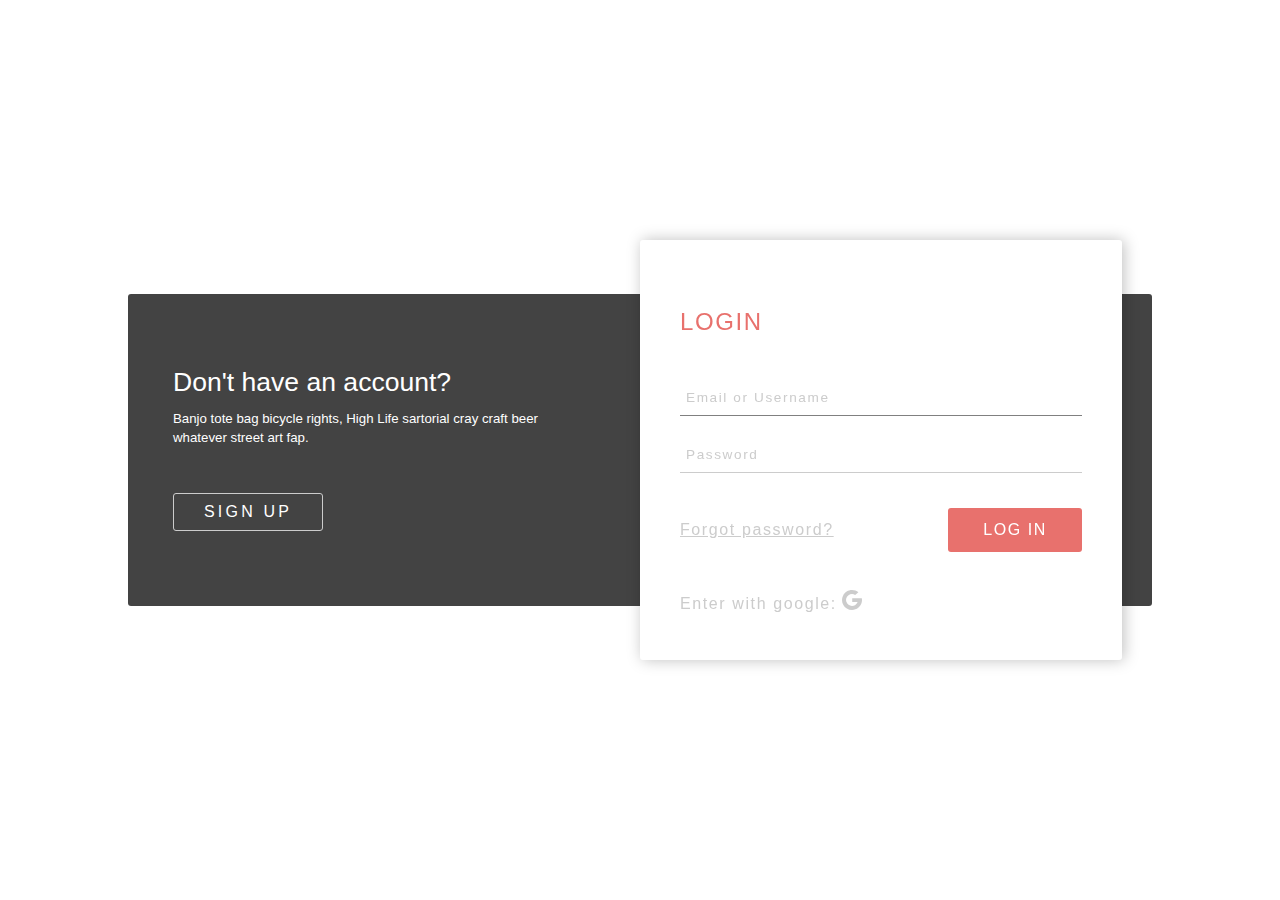
<file: src/main/resources/static/templates/authorization.html>
<!DOCTYPE html>
<html lang="en">
<head>
	<meta charset="UTF-8">
	<title>Authorization</title>
	<link rel="stylesheet" href="../css/authorization.css">
	<link rel="stylesheet" href="https://stackpath.bootstrapcdn.com/bootstrap/4.3.1/css/bootstrap.min.css" integrity="sha384-ggOyR0iXCbMQv3Xipma34MD+dH/1fQ784/j6cY/iJTQUOhcWr7x9JvoRxT2MZw1T" crossorigin="anonymous">
</head>
<body>
	<section class="user">
	  <div class="user_options-container">
	    <div class="user_options-text">
	      <div class="user_options-unregistered">
	        <h2 class="user_unregistered-title">Don't have an account?</h2>
	        <p class="user_unregistered-text">Banjo tote bag bicycle rights, High Life sartorial cray craft beer whatever street art fap.</p>
	        <button class="user_unregistered-signup" id="signup-button">Sign up</button>
	      </div>

	      <div class="user_options-registered">
	        <h2 class="user_registered-title">Have an account?</h2>
	        <p class="user_registered-text">Banjo tote bag bicycle rights, High Life sartorial cray craft beer whatever street art fap.</p>
	        <button class="user_registered-login" id="login-button">Login</button>
	      </div>
	    </div>
	    
	    <div class="user_options-forms" id="user_options-forms">
	      <div class="user_forms-login">
	        <h2 class="forms_title">Login</h2>
	        <form class="forms_form" name="loginForm">
	          <fieldset class="forms_fieldset">
	            <div class="forms_field">
	              <input type="text" name="username" placeholder="Email or Username" class="forms_field-input" required autofocus />
	            </div>
	            <div class="forms_field">
	              <input type="password" name="hashPass" placeholder="Password" class="forms_field-input" required />
	            </div>
	          </fieldset>
	          <div class="forms_buttons">
	            <button type="button" class="forms_buttons-forgot">Forgot password?</button>
	            <input type="submit" value="Log In" class="forms_buttons-action">
	          </div>
	          <div class="google"><span>Enter with google: </span><div><a href="/login"><img src="../css/img/search.svg" class="googleClass" alt=""></a></div></div>
	        </form>
	      </div>
	      <div class="user_forms-signup">
	        <h2 class="forms_title">Sign Up</h2>
	        <form class="forms_form" name="registerForm">
	          <fieldset class="forms_fieldset">
	            <div class="forms_field">
	              <input type="text" name="username" placeholder="Full Name" class="forms_field-input" required />
	            </div>
	            <div class="forms_field">
	              <input type="email" name="email" placeholder="Email" class="forms_field-input" required />
	            </div>
	            <div class="forms_field">
	              <input type="password" name="hashPass" placeholder="Password" class="forms_field-input" required min="8" />
	            </div>
	          </fieldset>
	          <div class="forms_buttons">
	          	<div class="google"><span>Enter with google: </span><div><a href="/login"><img src="../css/img/search.svg" alt="" class="googleClass"></a></div></div>
	            <input type="submit" value="Sign up" class="forms_buttons-action">
	          </div>
	        </form>
	      </div>
	    </div>
	  </div>
	</section>


	<script src="../js/authorization.js"></script>
</body>
</html>
</file>
<file: src/main/resources/static/css/authorization.css>
* {
  margin: 0;
  padding: 0;
  box-sizing: border-box;
}

body {
  font-family: "Montserrat", sans-serif;
  font-size: 12px;
  line-height: 1em;
}

button {
  background-color: transparent;
  padding: 0;
  border: 0;
  outline: 0;
  cursor: pointer;
}

input {
  background-color: transparent;
  padding: 0;
  border: 0;
  outline: 0;
}

input[type=submit] {
  cursor: pointer;
}

input::-webkit-input-placeholder {
  font-size: 0.85rem;
  font-family: "Montserrat", sans-serif;
  font-weight: 300;
  letter-spacing: 0.1rem;
  color: #ccc;
}

input:-ms-input-placeholder {
  font-size: 0.85rem;
  font-family: "Montserrat", sans-serif;
  font-weight: 300;
  letter-spacing: 0.1rem;
  color: #ccc;
}

input::-ms-input-placeholder {
  font-size: 0.85rem;
  font-family: "Montserrat", sans-serif;
  font-weight: 300;
  letter-spacing: 0.1rem;
  color: #ccc;
}

input::placeholder {
  font-size: 0.85rem;
  font-family: "Montserrat", sans-serif;
  font-weight: 300;
  letter-spacing: 0.1rem;
  color: #ccc;
}

.google {
  margin-top: 35px;
  display: flex;
}
.google img {
  width: 20px;
}
.google span {
  font-family: "Montserrat", sans-serif;
  letter-spacing: 0.1rem;
  color: #ccc;
  transition: color 0.2s ease-in-out;
  margin-top: 5px;
}
.google div {
  margin-left: 5px;
}

/**
 * Bounce to the left side
 */
@-webkit-keyframes bounceLeft {
  0% {
    -webkit-transform: translate3d(100%, -50%, 0);
    transform: translate3d(100%, -50%, 0);
  }
  50% {
    -webkit-transform: translate3d(-30px, -50%, 0);
    transform: translate3d(-30px, -50%, 0);
  }
  100% {
    -webkit-transform: translate3d(0, -50%, 0);
    transform: translate3d(0, -50%, 0);
  }
}
@keyframes bounceLeft {
  0% {
    -webkit-transform: translate3d(100%, -50%, 0);
    transform: translate3d(100%, -50%, 0);
  }
  50% {
    -webkit-transform: translate3d(-30px, -50%, 0);
    transform: translate3d(-30px, -50%, 0);
  }
  100% {
    -webkit-transform: translate3d(0, -50%, 0);
    transform: translate3d(0, -50%, 0);
  }
}
/**
 * Bounce to the left side
 */
@-webkit-keyframes bounceRight {
  0% {
    -webkit-transform: translate3d(0, -50%, 0);
    transform: translate3d(0, -50%, 0);
  }
  50% {
    -webkit-transform: translate3d(calc(100% + 30px), -50%, 0);
    transform: translate3d(calc(100% + 30px), -50%, 0);
  }
  100% {
    -webkit-transform: translate3d(100%, -50%, 0);
    transform: translate3d(100%, -50%, 0);
  }
}
@keyframes bounceRight {
  0% {
    -webkit-transform: translate3d(0, -50%, 0);
    transform: translate3d(0, -50%, 0);
  }
  50% {
    -webkit-transform: translate3d(calc(100% + 30px), -50%, 0);
    transform: translate3d(calc(100% + 30px), -50%, 0);
  }
  100% {
    -webkit-transform: translate3d(100%, -50%, 0);
    transform: translate3d(100%, -50%, 0);
  }
}
/**
 * Show Sign Up form
 */
@-webkit-keyframes showSignUp {
  100% {
    opacity: 1;
    visibility: visible;
    -webkit-transform: translate3d(0, 0, 0);
    transform: translate3d(0, 0, 0);
  }
}
@keyframes showSignUp {
  100% {
    opacity: 1;
    visibility: visible;
    -webkit-transform: translate3d(0, 0, 0);
    transform: translate3d(0, 0, 0);
  }
}
/**
 * Page background
 */
.user {
  display: flex;
  justify-content: center;
  align-items: center;
  width: 100%;
  height: 100vh;
  background: url("https://goo.gl/YRxqs1") no-repeat center;
  background-size: cover;
}

.user_options-container {
  position: relative;
  width: 80%;
}

.user_options-text {
  display: flex;
  justify-content: space-between;
  width: 100%;
  background-color: rgba(34, 34, 34, 0.85);
  border-radius: 3px;
}

/**
 * Registered and Unregistered user box and text
 */
.user_options-registered,
.user_options-unregistered {
  width: 50%;
  padding: 75px 45px;
  color: #fff;
  font-weight: 300;
}

.user_registered-title,
.user_unregistered-title {
  margin-bottom: 15px;
  font-size: 1.66rem;
  line-height: 1em;
}

.user_unregistered-text,
.user_registered-text {
  font-size: 0.83rem;
  line-height: 1.4em;
}

.user_registered-login,
.user_unregistered-signup {
  margin-top: 30px;
  border: 1px solid #ccc;
  border-radius: 3px;
  padding: 10px 30px;
  color: #fff;
  text-transform: uppercase;
  line-height: 1em;
  letter-spacing: 0.2rem;
  transition: background-color 0.2s ease-in-out, color 0.2s ease-in-out;
}

.user_registered-login:hover,
.user_unregistered-signup:hover {
  color: rgba(34, 34, 34, 0.85);
  background-color: #ccc;
}

/**
 * Login and signup forms
 */
.user_options-forms {
  position: absolute;
  top: 50%;
  left: 30px;
  width: calc(50% - 30px);
  min-height: 420px;
  background-color: #fff;
  border-radius: 3px;
  box-shadow: 2px 0 15px rgba(0, 0, 0, 0.25);
  overflow: hidden;
  -webkit-transform: translate3d(100%, -50%, 0);
  transform: translate3d(100%, -50%, 0);
  transition: -webkit-transform 0.4s ease-in-out;
  transition: transform 0.4s ease-in-out;
  transition: transform 0.4s ease-in-out, -webkit-transform 0.4s ease-in-out;
}

.user_options-forms .user_forms-login {
  transition: opacity 0.4s ease-in-out, visibility 0.4s ease-in-out;
}

.user_options-forms .forms_title {
  margin-bottom: 45px;
  font-size: 1.5rem;
  font-weight: 500;
  line-height: 1em;
  text-transform: uppercase;
  color: #e8716d;
  letter-spacing: 0.1rem;
}

.user_options-forms .forms_field:not(:last-of-type) {
  margin-bottom: 20px;
}

.user_options-forms .forms_field-input {
  width: 100%;
  border-bottom: 1px solid #ccc;
  padding: 6px 20px 6px 6px;
  font-family: "Montserrat", sans-serif;
  font-size: 1rem;
  font-weight: 300;
  color: gray;
  letter-spacing: 0.1rem;
  transition: border-color 0.2s ease-in-out;
}

.user_options-forms .forms_field-input:focus {
  border-color: gray;
}

.user_options-forms .forms_buttons {
  display: flex;
  justify-content: space-between !important;
  align-items: center;
  margin-top: 35px;
}
.user_options-forms .forms_buttons .google {
  margin-top: 0px;
}

.user_options-forms .forms_buttons-forgot {
  font-family: "Montserrat", sans-serif;
  letter-spacing: 0.1rem;
  color: #ccc;
  text-decoration: underline;
  transition: color 0.2s ease-in-out;
}

.user_options-forms .forms_buttons-forgot:hover {
  color: #b3b3b3;
}

.user_options-forms .forms_buttons-action {
  background-color: #e8716d;
  border-radius: 3px;
  padding: 10px 35px;
  font-size: 1rem;
  font-family: "Montserrat", sans-serif;
  font-weight: 300;
  color: #fff;
  text-transform: uppercase;
  letter-spacing: 0.1rem;
  transition: background-color 0.2s ease-in-out;
}

.user_options-forms .forms_buttons-action:hover {
  background-color: #e14641;
}

.user_options-forms .user_forms-signup,
.user_options-forms .user_forms-login {
  position: absolute;
  top: 70px;
  left: 40px;
  width: calc(100% - 80px);
  opacity: 0;
  visibility: hidden;
  transition: opacity 0.4s ease-in-out, visibility 0.4s ease-in-out, -webkit-transform 0.5s ease-in-out;
  transition: opacity 0.4s ease-in-out, visibility 0.4s ease-in-out, transform 0.5s ease-in-out;
  transition: opacity 0.4s ease-in-out, visibility 0.4s ease-in-out, transform 0.5s ease-in-out, -webkit-transform 0.5s ease-in-out;
}

.user_options-forms .user_forms-signup {
  -webkit-transform: translate3d(120px, 0, 0);
  transform: translate3d(120px, 0, 0);
}

.user_options-forms .user_forms-signup .forms_buttons {
  justify-content: flex-end;
}

.user_options-forms .user_forms-login {
  -webkit-transform: translate3d(0, 0, 0);
  transform: translate3d(0, 0, 0);
  opacity: 1;
  visibility: visible;
}

/**
 * Triggers
 */
.user_options-forms.bounceLeft {
  -webkit-animation: bounceLeft 1s forwards;
  animation: bounceLeft 1s forwards;
}

.user_options-forms.bounceLeft .user_forms-signup {
  -webkit-animation: showSignUp 1s forwards;
  animation: showSignUp 1s forwards;
}

.user_options-forms.bounceLeft .user_forms-login {
  opacity: 0;
  visibility: hidden;
  -webkit-transform: translate3d(-120px, 0, 0);
  transform: translate3d(-120px, 0, 0);
}

.user_options-forms.bounceRight {
  -webkit-animation: bounceRight 1s forwards;
  animation: bounceRight 1s forwards;
}

/**
 * Responsive 990px
 */
@media screen and (max-width: 990px) {
  .user_options-forms {
    min-height: 350px;
  }

  .user_options-forms .forms_buttons {
    flex-direction: column;
  }

  .user_options-forms .user_forms-login .forms_buttons-action {
    margin-top: 30px;
  }

  .user_options-forms .user_forms-signup,
.user_options-forms .user_forms-login {
    top: 40px;
  }

  .user_options-registered,
.user_options-unregistered {
    padding: 50px 45px;
  }
}

/*# sourceMappingURL=authorization.css.map */
</file>
